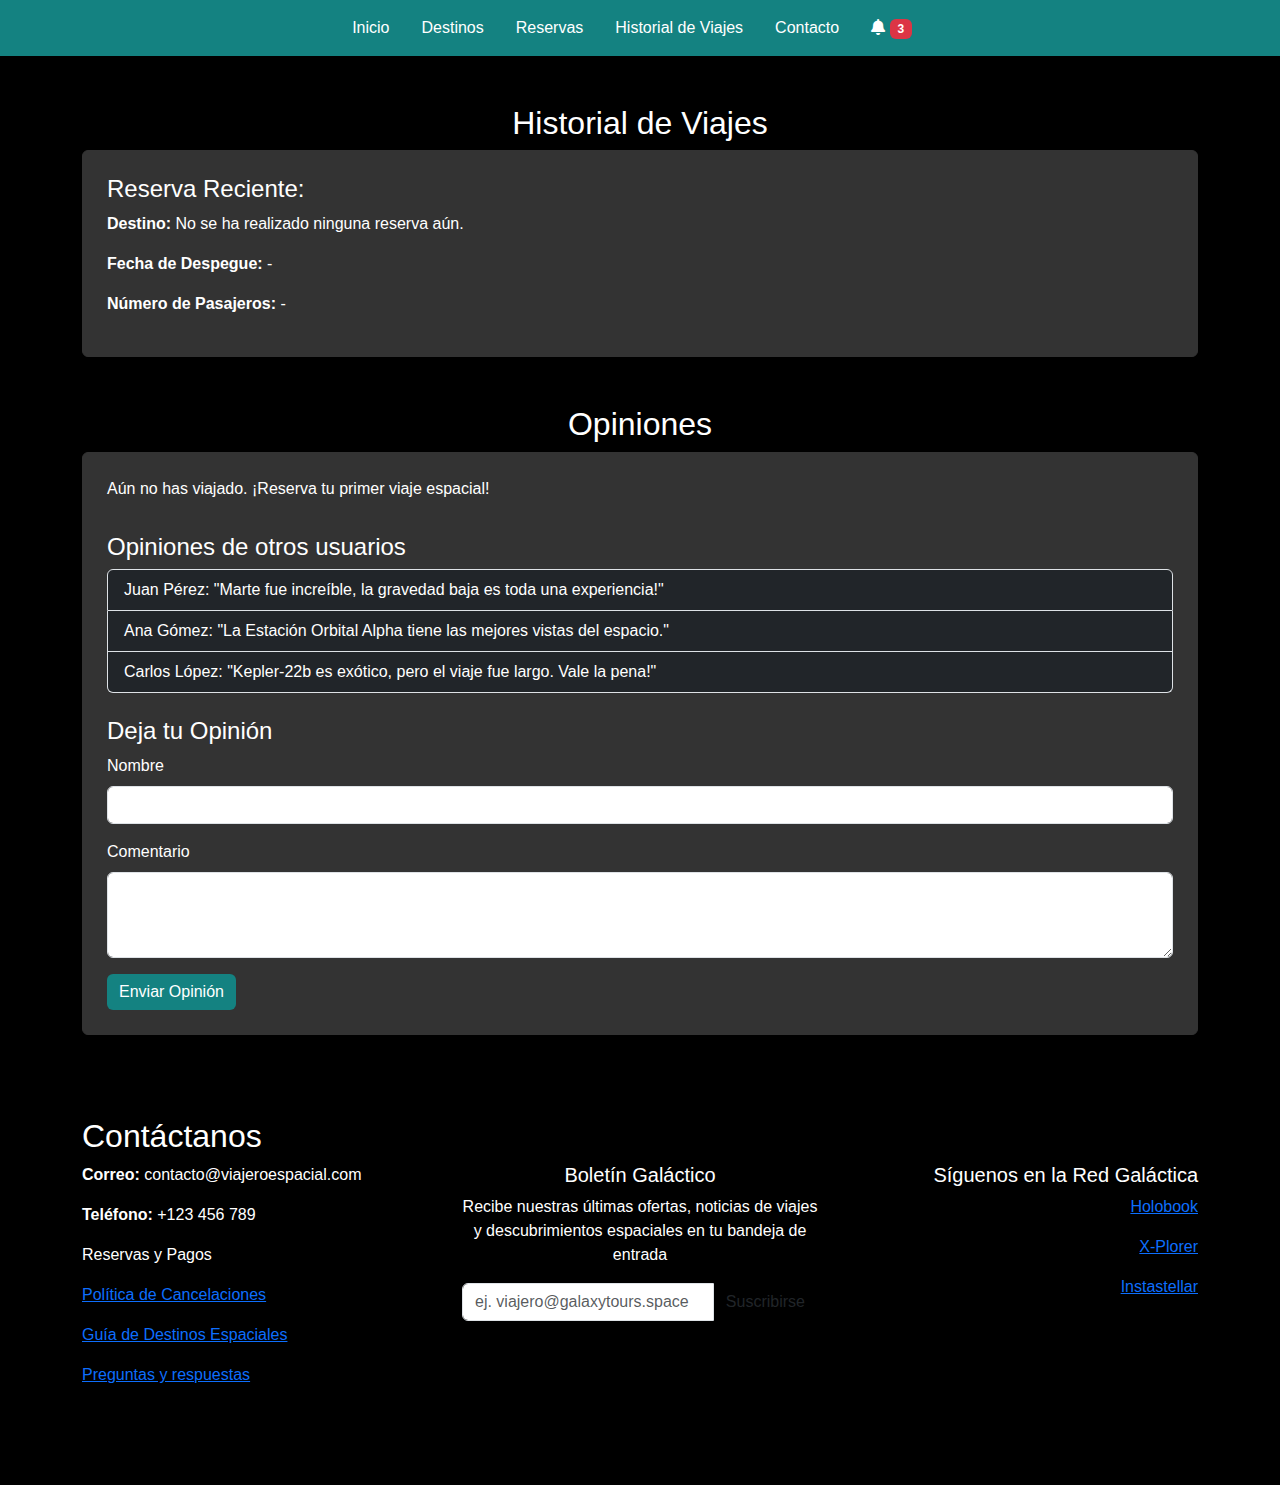
<file: historial.html>
<!DOCTYPE html>
<html lang="es">

<head>
    <meta charset="UTF-8">
    <meta name="viewport" content="width=device-width, initial-scale=1">
    <title>Inicio - Agencia de Viajes Espaciales</title>
    <link href="https://cdnjs.cloudflare.com/ajax/libs/font-awesome/5.15.4/css/all.min.css" rel="stylesheet">
    <link rel="icon" type="image/png" href="images/Logo.png">
    <link rel="stylesheet" href="bootstrap/css/bootstrap.min.css">

    <style>
        body {
            background-color: #000000;
            font-family: Arial, sans-serif;
            color: #ffffff;
            width: 100%;
            height: 100%;
            margin: 0;
            padding: 0;
        }

        .navbar {
            background-color: #333;
        }

        .card {
            background-color: #333;
            color: white;
            border: 1px solid #333;
        }

        .btn-primary {
            background-color: #148281;
            border: none;
        }

        .navbar-nav .nav-item {
            margin-right: 1rem;
            /* Espaciado entre los elementos del menú */
        }

        .navbar {
            background-color: #148281 !important;
        }

        .navbar a.nav-link {
            color: white !important;
            transition: color 0.2s ease-in-out;
        }

        .navbar a.nav-link:hover {
            color: #148281 !important;
            /* Puedes cambiar "lightblue" por otro tono de azul si lo prefieres */
        }
    </style>
</head>

<body>


    <div>
        <nav class="navbar navbar-expand-lg navbar-dark">
            <div class="container-fluid">
                <button class="navbar-toggler" type="button" data-bs-toggle="collapse" data-bs-target="#navbarNav">
                    <span class="navbar-toggler-icon"></span>
                </button>
                <div class="collapse navbar-collapse" id="navbarNav">
                    <ul class="navbar-nav mx-auto">
                        <li class="nav-item"><a class="nav-link" href="panel.html" href="#ContenedorNoticiasOfertas">Inicio</a></li>
                        <li class="nav-item"><a class="nav-link" href="panel.html">Destinos</a></li>
                        <li class="nav-item"><a class="nav-link" href="reservas.html">Reservas</a></li>
                        <li class="nav-item"><a class="nav-link" href="historial.html">Historial de Viajes</a></li>
                        <li class="nav-item"><a class="nav-link" href="#contacto1">Contacto</a></li>
                        <li class="nav-item">
                            <a class="nav-link" href="#" id="notificationIcon" role="button" data-bs-toggle="popover"
                                data-bs-trigger="click" data-bs-placement="bottom"
                                data-bs-content="<ul><li>¡Nuevas ofertas de vuelos interplanetarios!</li><li>¡Recuerda! Las plazas están limitadas.</li><li>Exploración en Marte: Nuevos descubrimientos.</li></ul>"
                                data-bs-html="true">
                                <i class="fas fa-bell"></i>
                                <span class="badge bg-danger">3</span>
                            </a>
                        </li>
                    </ul>
                </div>
            </div>
    </div>

    <!-- Página de Historial de Viajes -->
    <section id="historial" class="container mt-5">
        <h2 class="text-center">Historial de Viajes</h2>
        <div class="card p-4">
            <h4>Reserva Reciente:</h4>
            <p><strong>Destino:</strong> <span id="destinoReserva"></span></p>
            <p><strong>Fecha de Despegue:</strong> <span id="fechaReserva"></span></p>
            <p><strong>Número de Pasajeros:</strong> <span id="pasajerosReserva"></span></p>
        </div>
    </section>

    <section id="historial" class="container mt-5">
        <h2 class="text-center">Opiniones</h2>
        <div class="card p-4">
            <p>Aún no has viajado. ¡Reserva tu primer viaje espacial!</p>
            <div class="mt-3">
                <h4>Opiniones de otros usuarios</h4>
                <ul id="opiniones-lista" class="list-group">
                    <li class="list-group-item bg-dark text-white">Juan Pérez: "Marte fue increíble, la gravedad baja es
                        toda una experiencia!"</li>
                    <li class="list-group-item bg-dark text-white">Ana Gómez: "La Estación Orbital Alpha tiene las
                        mejores vistas del espacio."</li>
                    <li class="list-group-item bg-dark text-white">Carlos López: "Kepler-22b es exótico, pero el viaje
                        fue largo. Vale la pena!"</li>
                </ul>
            </div>
            <div class="mt-4">
                <h4>Deja tu Opinión</h4>
                <form id="form-opinion">
                    <div class="mb-3">
                        <label class="form-label">Nombre</label>
                        <input type="text" id="nombre" class="form-control" required>
                    </div>
                    <div class="mb-3">
                        <label class="form-label">Comentario</label>
                        <textarea id="comentario" class="form-control" rows="3" required></textarea>
                    </div>
                    <button type="submit" class="btn btn-primary">Enviar Opinión</button>
                </form>
            </div>
        </div>
    </section>
    <div id="contacto1" class="d-flex justify-content-center align-items-center"
            style="min-height: 50vh; background-color: #000000;">
            <div class="container section-padding">
                <h2 class="titulo-contacto">Contáctanos</h2>

                <div class="row">
                    <!-- Información de contacto en la izquierda -->
                    <div class="col-md-4 contact-info">
                        <p><strong>Correo:</strong> contacto@viajeroespacial.com</p>
                        <p><strong>Teléfono:</strong> +123 456 789</p>
                        <p><span class="highlight">Reservas y Pagos</span></p>
                        <p><a href="#" class="red-text">Política de Cancelaciones</a></p>
                        <p><a href="#" class="red-text">Guía de Destinos Espaciales</a></p>
                        <p><a hre2f="#" class="red-text">Preguntas y respuestas</a></p>
                    </div>

                    <!-- Boletín Galáctico en el centro -->
                    <div class="col-md-4 newsletter text-center">
                        <h5 class="footer-title">Boletín Galáctico</h5>
                        <p>Recibe nuestras últimas ofertas, noticias de viajes y descubrimientos espaciales en tu
                            bandeja de
                            entrada</p>
                        <div class="input-group mb-3">
                            <input type="email" class="form-control" placeholder="ej. viajero@galaxytours.space">
                            <button class="btn" type="button">Suscribirse</button>
                        </div>
                    </div>

                    <!-- Redes sociales en la derecha -->
                    <div class="col-md-4 social-links text-md-end text-center">
                        <h5 class="footer-title">Síguenos en la Red Galáctica</h5>
                        <p><a href="#" class="red-text">Holobook</a></p>
                        <p><a href="#" class="red-text">X-Plorer</a></p>
                        <p><a href="#" class="red-text">Instastellar</a></p>
                    </div>
                </div>
            </div>
        </div>

    <script src="bootstrap/js/bootstrap.bundle.min.js"></script>
    <script>
        document.getElementById('form-opinion').addEventListener('submit', function (event) {
            event.preventDefault();

            let nombre = document.getElementById('nombre').value;
            let comentario = document.getElementById('comentario').value;

            if (nombre && comentario) {
                let nuevaOpinion = document.createElement('li');
                nuevaOpinion.classList.add('list-group-item', 'bg-dark', 'text-white');
                nuevaOpinion.textContent = `${nombre}: "${comentario}"`;

                document.getElementById('opiniones-lista').appendChild(nuevaOpinion);

                document.getElementById('form-opinion').reset();
            }
        });
        document.addEventListener('DOMContentLoaded', function() {
        // Obtener los datos de localStorage
        const destino = localStorage.getItem("reservaDestino");
        const fecha = localStorage.getItem("reservaFecha");
        const pasajeros = localStorage.getItem("reservaPasajeros");

        // Si existen datos, mostrar la reserva
        if (destino && fecha && pasajeros) {
            document.getElementById("destinoReserva").textContent = destino;
            document.getElementById("fechaReserva").textContent = fecha;
            document.getElementById("pasajerosReserva").textContent = pasajeros;
        } else {
            // Si no hay reserva, mostrar mensaje de "No se ha realizado ninguna reserva"
            document.getElementById("destinoReserva").textContent = "No se ha realizado ninguna reserva aún.";
            document.getElementById("fechaReserva").textContent = "-";
            document.getElementById("pasajerosReserva").textContent = "-";
        }
    });
    </script>
</body>

</html>
</file>
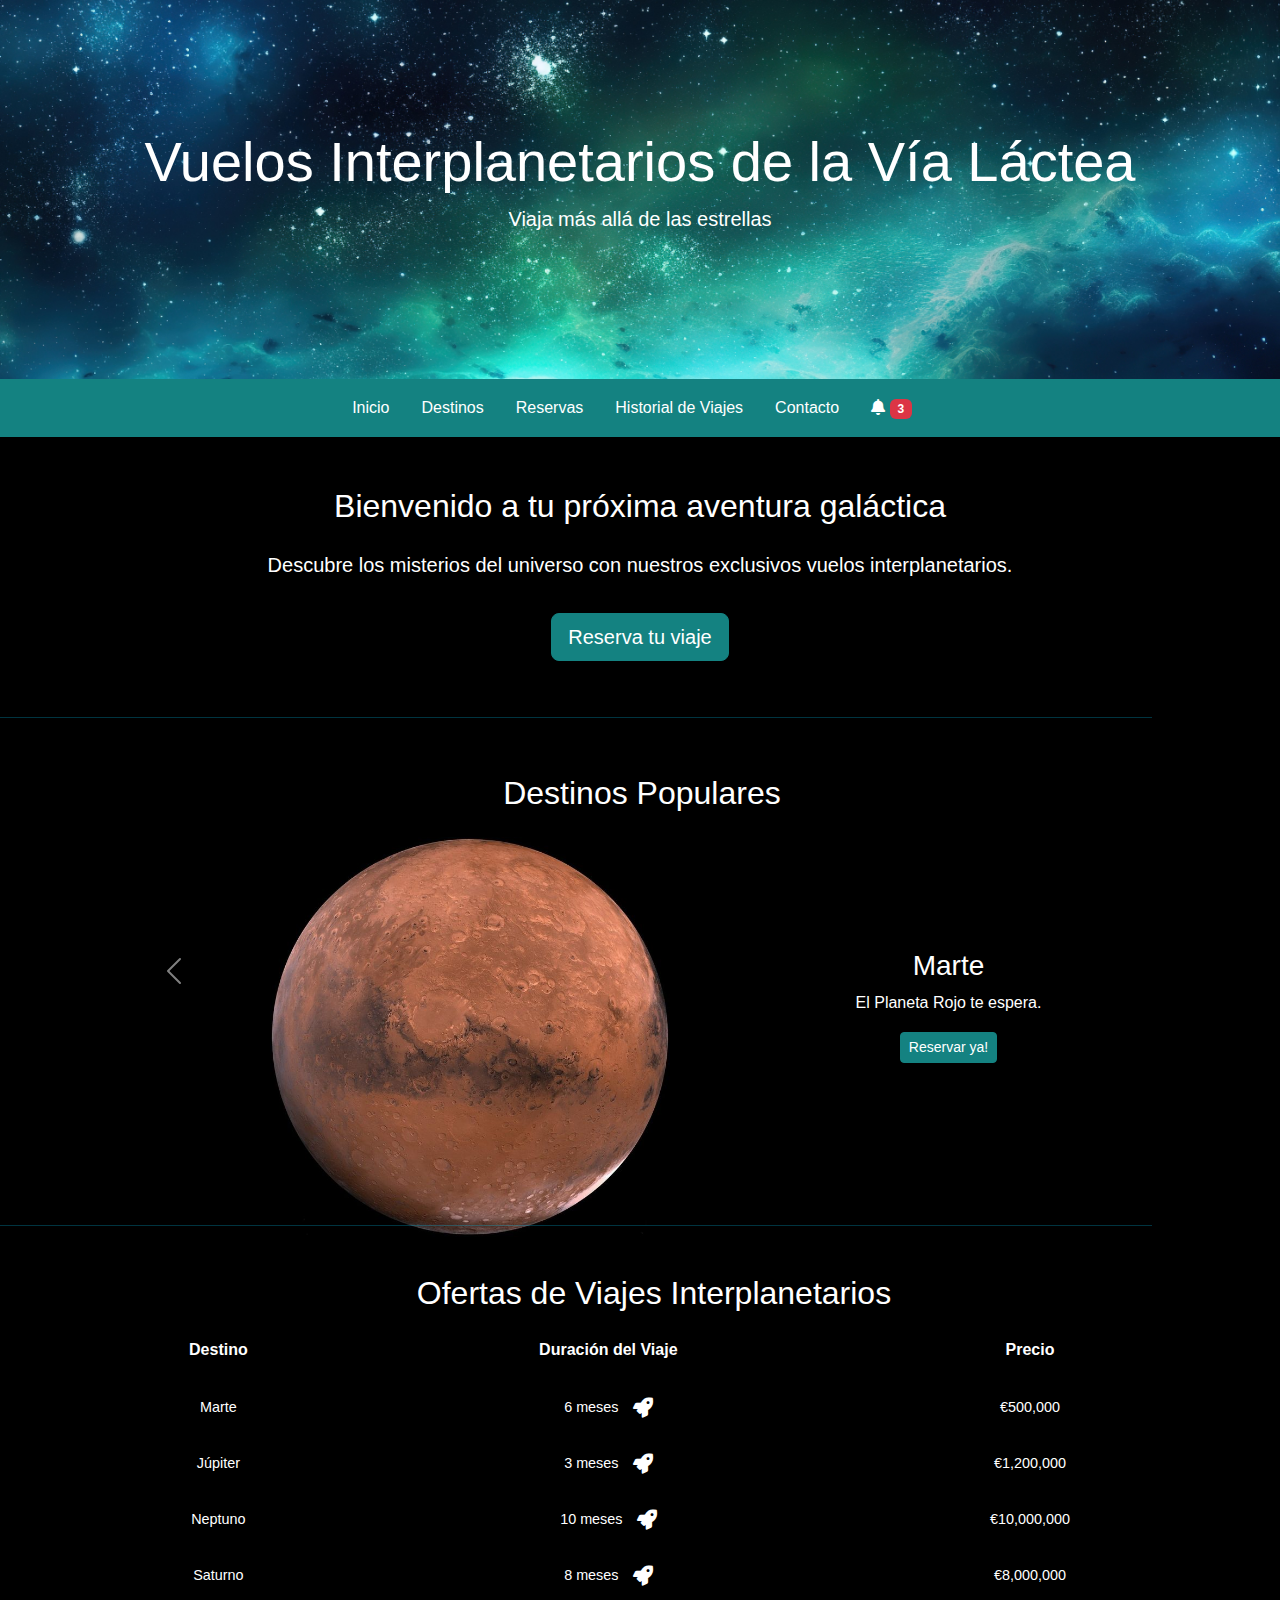
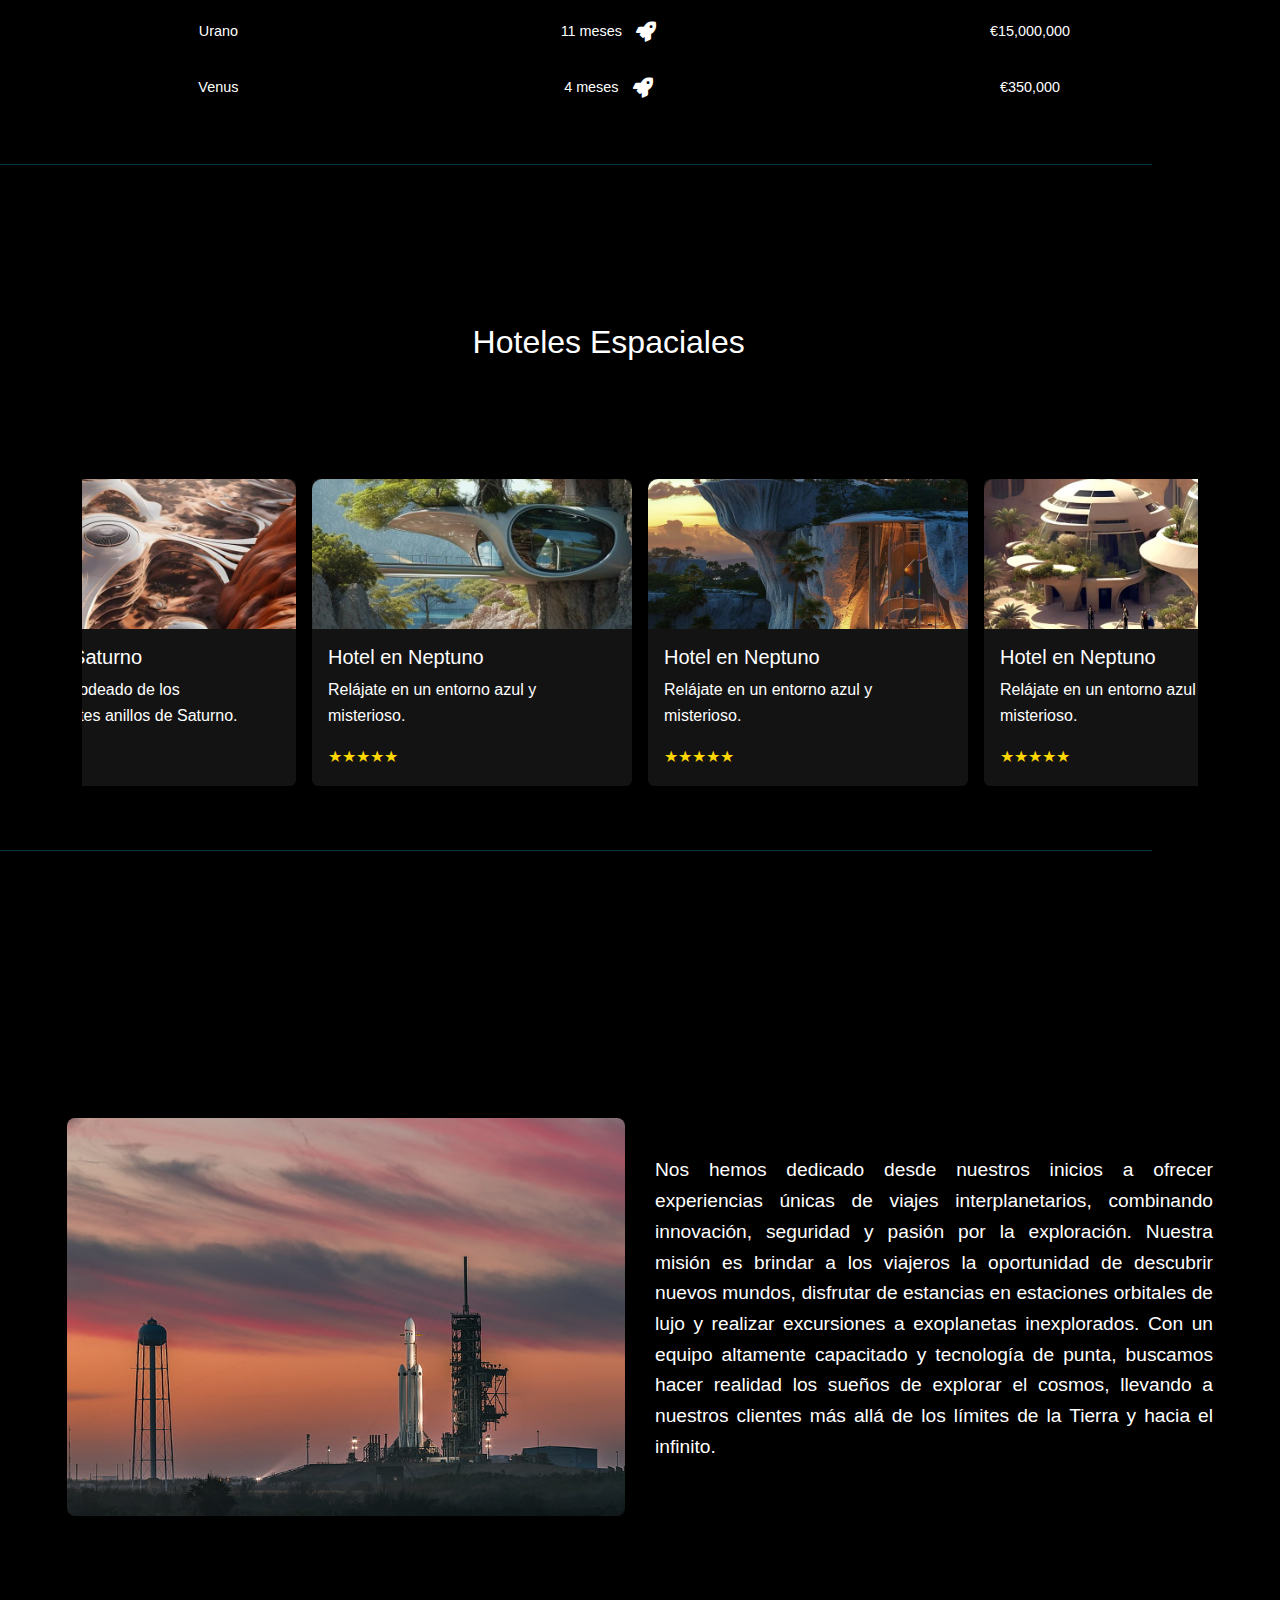
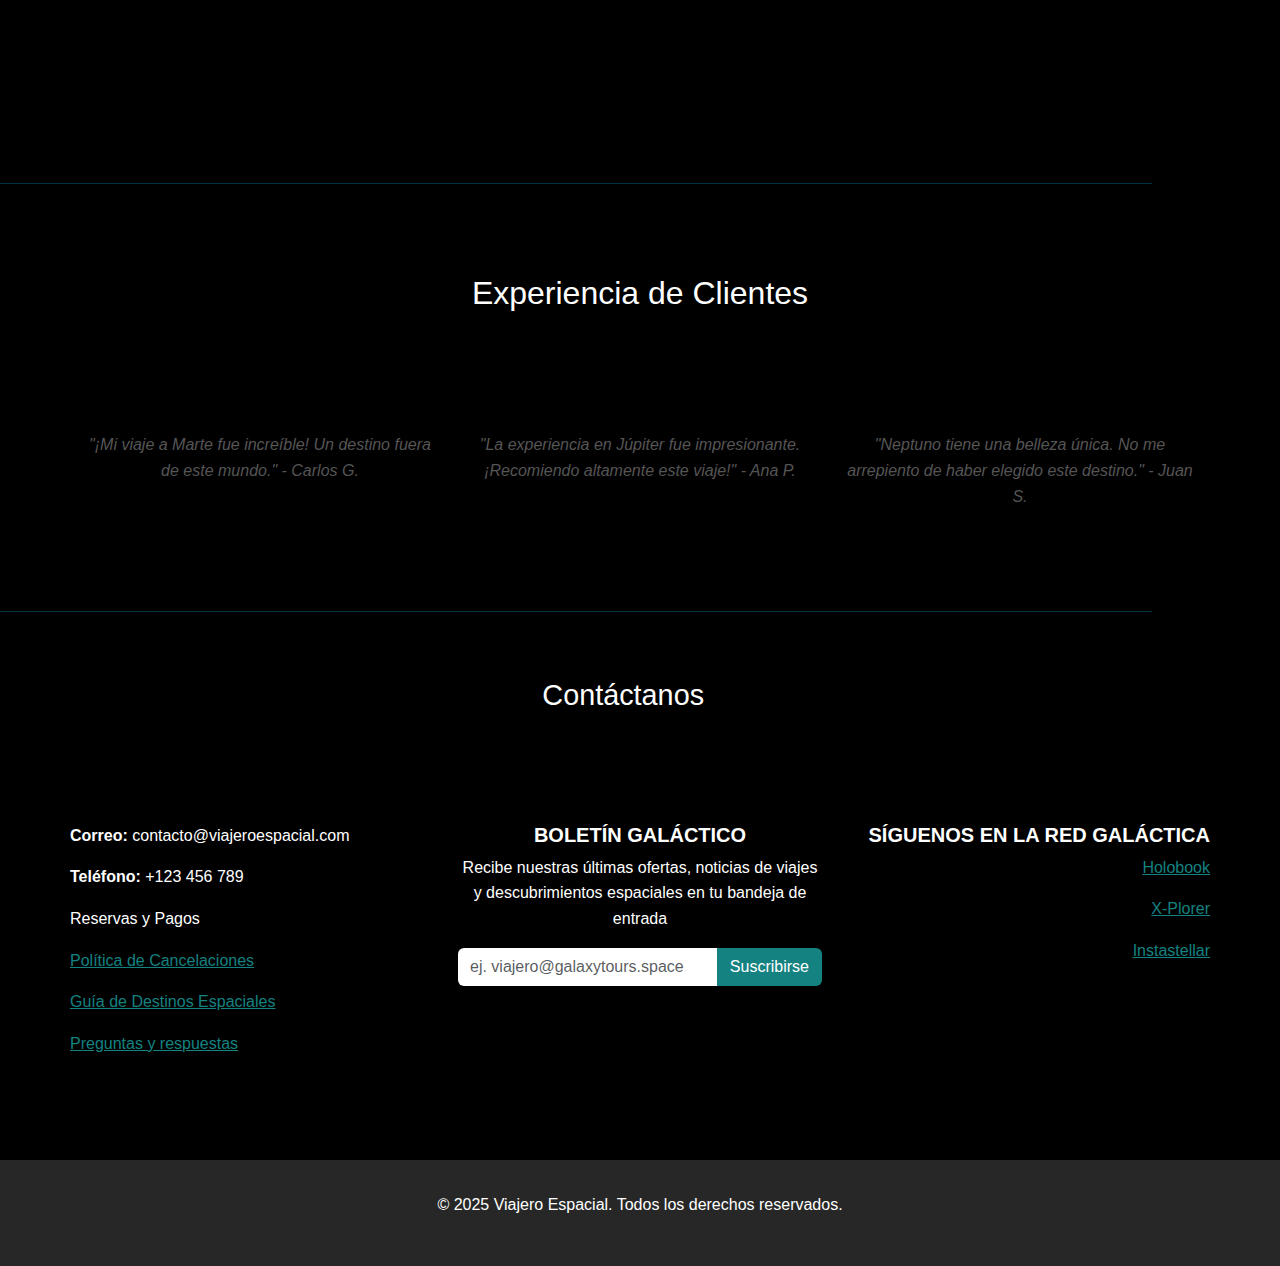
<file: panel.html>
<!DOCTYPE html>
<html lang="es">
<head>
    <meta charset="UTF-8">
    <meta name="viewport" content="width=device-width, initial-scale=1">
    <title>Inicio - Agencia de Viajes Espaciales</title>
    <link href="https://cdnjs.cloudflare.com/ajax/libs/font-awesome/5.15.4/css/all.min.css" rel="stylesheet">
    <link rel="icon" type="image/png" href="images/Logo.png">
    <link rel="stylesheet" href="bootstrap/css/bootstrap.min.css">

    <style>
body {
    background-color: #000000;
    color: white;
    font-family: 'Arial', sans-serif; /* Tipografía equilibrada */
    line-height: 1.6; /* Mejora la legibilidad */
}

header {
    position: relative;
    z-index: 1;
    text-align: center;
    color: white;
}
/* Contenedor de vuelos inicio */
.custom-header {
    position: relative;
    width: 100%;
    background-image: url('images/Fondoo.jpg');
    background-size: cover;
    background-position: center;
    background-repeat: no-repeat;
    color: white;
    text-align: center;
    padding: 8rem 0; /* Ajuste del espaciado */
}

#destinosCarousel .carousel-item img {
    max-width: 400px;
    height: 400px;
    object-fit: cover;
    border-radius: 10px;
    display: block;
}

#destinosCarousel {
    background-color: rgb(0, 0, 0);
    padding: 0;
    border-radius: 10px;
    height: 300px;
    width: 1390px;
    margin-bottom: 3rem; /* Espacio debajo del carrusel */
}

.carousel-item img {
    object-fit: cover;
    height: 200px;
    width: 59px;
    border-radius: 10px;
    margin: 0px 0px 0px 0px;
}

.section-padding {
    padding: 10rem 0; /* Espaciado ajustado */
}

.navbar-nav .nav-item {
    margin-right: 1rem; /* Espaciado entre los elementos del menú */
}
.navbar {
    background-color: #148281 !important; 
}
.navbar a.nav-link {
    color: white !important;
    transition: color 0.2s ease-in-out;
}

.navbar a.nav-link:hover {
    color: rgb(0, 0, 0) !important; /* Puedes cambiar "lightblue" por otro tono de azul si lo prefieres */
}

.carousel-caption {
    background: rgb(0, 0, 0);
    border-radius: 10px;
    height: 300px;
    width: 500px;
    margin: 0 0 0 420px;
}

.card {
    background-color: #161616d9;
    border: none;
    margin-bottom: 2rem; /* Espacio debajo de cada tarjeta */
}

.card-img-top {
    height: 150px;
    object-fit: cover;
    width: 100%;
    border-top-left-radius: 10px;
    border-top-right-radius: 10px;
}

.card-body {
    color: white;
    padding: 1rem; /* Agregado relleno dentro de las tarjetas */
}

.table {
    background-color: transparent !important;
    border: 1px solid rgba(255, 255, 255, 0.3);
    margin-bottom: 3rem; /* Espacio debajo de la tabla */
}

.table th, .table td {
    background-color: transparent !important;
    color: white;
    border: 1px solid rgb(0, 0, 0);
    padding: 1rem; /* Espaciado entre las celdas */
}

.table th {
    text-align: center;
}

.table img {
    max-width: 80px;
    object-fit: cover;
}

.btn-primary {
    background-color: #148281;
    border-color: #148281;
}

.btn-primary:hover {
    background-color: #148281;
    border-color: #148281;
}

.table-dark {
    background-color: rgba(0, 0, 0, 0.7) !important;
    color: white;
}

.container {
    margin-top: 10px;
}

.rocket-icon {
    margin-left: 10px;
    vertical-align: middle;
    font-size: 20px;
}

.rating {
    color: #FFD700;
}

.testimonials {
    margin-top: 50px;
    text-align: center;
}

.testimonial-item {
    margin-bottom: 30px;
}

.testimonial-item p {
    font-style: italic;
    color: #555;
}

.footer {
    background-color: #272727;
    color: white;
    padding: 2rem;
    text-align: center;
    margin-top: 3rem; /* Espacio antes del pie de página */
}

.presentation-section {
    display: flex;
    align-items: center;
    justify-content: center;
    height: 100vh;
    background-color: #000000;
    padding: rem 10px; /* Espaciado equilibrado */
}

.presentation-text {
    margin-left: 30px;
    font-size: 1.2rem;
    line-height: 1.6;
    color: #ffffff;
    max-width: 600px; /* Limitar el ancho del texto */
    text-align: justify;

}

.presentation-image img {
    max-width: 100%;
    height: auto;
    border-radius: 8px;
}

.d-flex {
    gap: 2rem;
    justify-content: center;
}

.card {
    width: 18rem;
    flex: 0 0 auto;
}

.card-body {
    padding: 1rem;
}
.custom-line {
    border: 0;
    height: 1px; /* Grosor de la línea */
    background-color: #00d0ff; /* Color de la línea */
    width: 90%; /* Ancho de la línea */
}
.titulo-destinos {
    padding: 0px 0px 0px 38%;
}

.titulo-ofertas {
    padding: 0px 0px 0px 30%;
}

.titulo-hoteles {
    padding: 110px 0px 110px 35%;
}

.titulo-clientes {
    padding: 0px 0px 110px 0px;
}

.titulo-contacto {
    padding: 0px 0px 110px 40%;
}

/* Contáctanos */
        /* Título de la sección de contacto */
        .titulo-contacto {
            text-align: center;
            font-size: 1.8rem;
            margin: 0px 17em 0px 0px;
            color: #fff;
        }

        .footer a {
            color: white;
            text-decoration: none;
        }

        .footer a:hover {
            text-decoration: underline;
        }

        .footer-title {
            font-weight: bold;
            text-transform: uppercase;
        }

        .input-group .form-control {
            background-color: #ffffff;
            border: none;
        }

        .input-group .btn {
            background-color: #148281;
            color: white;
        }

        .section-padding {
            padding: 40px 0;
        }

        .contact-info {
            text-align: left;
            color: #ffffff;
        }

        .social-links {
            text-align: right;
            color: #ffffff;
        }

        .newsletter {
            text-align: center;
            color: #ffffff;
        }

        .red-text {
            color: #148281;
        }

        .red-text:hover {
            text-decoration: underline;
        }

        .red-input::placeholder {
            color: #148281;
        }


</style>
</head>
<body>

  
    <!-- Encabezado -->
    <header class="custom-header">
        <h1 class="display-4">Vuelos Interplanetarios de la Vía Láctea</h1>
        <p class="lead">Viaja más allá de las estrellas</p>
    </header>
    
    
   <!-- Barra de navegación -->
   <nav class="navbar navbar-expand-lg navbar-dark">
    <div class="container-fluid">
        <button class="navbar-toggler" type="button" data-bs-toggle="collapse" data-bs-target="#navbarNav">
            <span class="navbar-toggler-icon"></span>
        </button>
        <div class="collapse navbar-collapse" id="navbarNav">
            <ul class="navbar-nav mx-auto">
                <li class="nav-item"><a class="nav-link" href="#home">Inicio</a></li>
                <li class="nav-item"><a class="nav-link" href="#destinos">Destinos</a></li>
                <li class="nav-item"><a class="nav-link" href="reservas.html">Reservas</a></li>
                <li class="nav-item"><a class="nav-link" href="historial.html">Historial de Viajes</a></li>
                <li class="nav-item"><a class="nav-link" href="#contacto1">Contacto</a></li>
                <li class="nav-item">
                    <a class="nav-link" href="#" id="notificationIcon" role="button" data-bs-toggle="popover"
                        data-bs-trigger="click" data-bs-placement="bottom"
                        data-bs-content="<ul><li>¡Nuevas ofertas de vuelos interplanetarios!</li><li>¡Recuerda! Las plazas están limitadas.</li><li>Exploración en Marte: Nuevos descubrimientos.</li></ul>"
                        data-bs-html="true">
                        <i class="fas fa-bell"></i>
                        <span class="badge bg-danger">3</span>
                    </a>
                </li>
            </ul>
        </div>
    </div>
</nav>

    <!-- Sección de Bienvenida -->
    <section id="home" class="text-center section-padding">
        <div class="container">
            <h2 class="mb-4">Bienvenido a tu próxima aventura galáctica</h2>
            <p class="lead">Descubre los misterios del universo con nuestros exclusivos vuelos interplanetarios.</p>
            <a href="reservas.html" class="btn btn-primary btn-lg mt-3">Reserva tu viaje</a>
        </div>
    </section>

    <hr class="custom-line">

    <!-- Sección de Destinos -->
<section id="destinos" class="container section-padding">
    <h2 class="titulo-destinos">Destinos Populares</h2>
    <div id="destinosCarousel" class="carousel slide" data-bs-ride="carousel">
        <div class="carousel-inner">

            <div class="carousel-item active">
                <div class="row justify-content-center align-items-center">
                    <div class="col-md-5 d-flex justify-content-center p-3">
                        <img src="images/Marte.jpg" class="d-block w-100" alt="Marte">
                    </div>
                    <div class="col-md-5 d-flex justify-content-center align-items-center p-3">
                        <div class="carousel-caption p-3 text-center">
                            <h3>Marte</h3>
                            <p>El Planeta Rojo te espera.</p>
                            <a href="reservas.html" class="btn btn-primary btn-sm">Reservar ya!</a>
                        </div>
                    </div>
                </div>
            </div>
            <div class="carousel-item">
                <div class="row justify-content-center align-items-center">
                    <div class="col-md-5 d-flex justify-content-center p-3">
                        <img src="images/Jupiter.jpeg" class="d-block w-100" alt="Júpiter">
                    </div>
                    <div class="col-md-5 d-flex justify-content-center align-items-center p-3">
                        <div class="carousel-caption p-3 text-center">
                            <h3>Júpiter</h3>
                            <p>Explora el gigante gaseoso.</p>
                            <a href="reservas.html" class="btn btn-primary btn-sm">Reservar ya!</a>
                        </div>
                    </div>
                </div>
            </div>
            <div class="carousel-item">
                <div class="row justify-content-center align-items-center">
                    <div class="col-md-5 d-flex justify-content-center p-3">
                        <img src="images/saturno.jpg" class="d-block w-100" alt="Júpiter">
                    </div>
                    <div class="col-md-5 d-flex justify-content-center align-items-center p-3">
                        <div class="carousel-caption p-3 text-center">
                            <h3>Saturno</h3>
                            <p>Explora el gigante gaseoso.</p>
                            <a href="reservas.html" class="btn btn-primary btn-sm">Reservar ya!</a>
                        </div>
                    </div>
                </div>
            </div>
            <div class="carousel-item">
                <div class="row justify-content-center align-items-center">
                    <div class="col-md-5 d-flex justify-content-center p-3">
                        <img src="images/Neptuno.jpg" class="d-block w-100" alt="Júpiter">
                    </div>
                    <div class="col-md-5 d-flex justify-content-center align-items-center p-3">
                        <div class="carousel-caption p-3 text-center">
                            <h3>Neptuno</h3>
                            <p>Explora el gigante gaseoso.</p>
                            <a href="reservas.html" class="btn btn-primary btn-sm">Reservar ya!</a>
                        </div>
                    </div>
                </div>
            </div>
        </div>
        <button class="carousel-control-prev" type="button" data-bs-target="#destinosCarousel" data-bs-slide="prev">
            <span class="carousel-control-prev-icon"></span>
        </button>
        <button class="carousel-control-next" type="button" data-bs-target="#destinosCarousel" data-bs-slide="next">
            <span class="carousel-control-next-icon"></span>
        </button>
    </div>
</section>

<hr class="custom-line">

<!-- Tabla de Viajes -->
<section class="container my-5">
    <h2 class="titulo-ofertas">Ofertas de Viajes Interplanetarios</h2>
    <table class="table table-bordered table-striped">
        <thead class="table-dark">
            <tr>
                <th class="text-center"><strong>Destino</strong></th>
                <th class="text-center"><strong>Duración del Viaje</strong></th>
                <th class="text-center"><strong>Precio</strong></th>
            </tr>
        </thead>
        <tbody>
           <!-- Fila para Marte -->
            <tr>
                <td class="text-center" style="font-size: 0.9rem; font-weight: normal;">
                    Marte
                </td>
                <td class="text-center" style="font-size: 0.9rem; font-weight: normal;">
                    6 meses
                    <i class="fas fa-rocket rocket-icon"></i>
                </td>
                <td class="text-center" style="font-size: 0.9rem; font-weight: normal;">€500,000</td>
            </tr>

            <!-- Fila para Júpiter -->
            <tr>
                <td class="text-center" style="font-size: 0.9rem; font-weight: normal;">
                    Júpiter
                </td>
                <td class="text-center" style="font-size: 0.9rem; font-weight: normal;">
                    3 meses
                    <i class="fas fa-rocket rocket-icon"></i>
                </td>
                <td class="text-center" style="font-size: 0.9rem; font-weight: normal;">€1,200,000</td>
            </tr>

            <!-- Fila para Neptuno -->
            <tr>
                <td class="text-center" style="font-size: 0.9rem; font-weight: normal;">
                    Neptuno
                </td>
                <td class="text-center" style="font-size: 0.9rem; font-weight: normal;">
                    10 meses
                    <i class="fas fa-rocket rocket-icon"></i>
                </td>
                <td class="text-center" style="font-size: 0.9rem; font-weight: normal;">€10,000,000</td>
            </tr>

            <!-- Fila para Saturno -->
            <tr>
                <td class="text-center" style="font-size: 0.9rem; font-weight: normal;">
                    Saturno
                </td>
                <td class="text-center" style="font-size: 0.9rem; font-weight: normal;">
                    8 meses
                    <i class="fas fa-rocket rocket-icon"></i>
                </td>
                <td class="text-center" style="font-size: 0.9rem; font-weight: normal;">€8,000,000</td>
            </tr>

            <!-- Fila para Urano -->
            <tr>
                <td class="text-center" style="font-size: 0.9rem; font-weight: normal;">
                    Urano
                </td>
                <td class="text-center" style="font-size: 0.9rem; font-weight: normal;">
                    11 meses
                    <i class="fas fa-rocket rocket-icon"></i>
                </td>
                <td class="text-center" style="font-size: 0.9rem; font-weight: normal;">€15,000,000</td>
            </tr>

            <!-- Fila para Venus -->
            <tr>
                <td class="text-center" style="font-size: 0.9rem; font-weight: normal;">
                    Venus
                </td>
                <td class="text-center" style="font-size: 0.9rem; font-weight: normal;">
                    4 meses
                    <i class="fas fa-rocket rocket-icon"></i>
                </td>
                <td class="text-center" style="font-size: 0.9rem; font-weight: normal;">€350,000</td>
            </tr>

        </tbody>
    </table>
</section>

<hr class="custom-line">

<!-- Hoteles -->
<div class="container mt-5">
    <h2 class="titulo-hoteles">Hoteles Espaciales</h2>
    <div class="overflow-hidden">
        <div class="d-flex gap-3 overflow-x-auto pb-3" style="scroll-snap-type: x mandatory;">
            
            <!-- Hotel 1 -->
            <div class="card" style="width: 20rem; flex: 0 0 auto; scroll-snap-align: start;">
                <img src="images/Hotel1.jpg" class="card-img-top" style="height: 150px; object-fit: cover;" alt="Hotel 1">
                <div class="card-body">
                    <h5 class="card-title">Hotel en Marte</h5>
                    <p class="card-text">Disfruta de una experiencia única en el Planeta Rojo.</p>
                    <div class="rating">
                        &#9733;&#9733;&#9733;&#9733;&#9734; <!-- 4 estrellas -->
                    </div>
                </div>
            </div>

            <!-- Hotel 2 -->
            <div class="card" style="width: 20rem; flex: 0 0 auto; scroll-snap-align: start;">
                <img src="images/Hotel2.jpg" class="card-img-top" style="height: 150px; object-fit: cover;" alt="Hotel 2">
                <div class="card-body">
                    <h5 class="card-title">Hotel en Júpiter</h5>
                    <p class="card-text">Vistas inigualables de la Gran Mancha Roja.</p>
                    <div class="rating">
                        &#9733;&#9733;&#9733;&#9733;&#9733; <!-- 5 estrellas -->
                    </div>
                </div>
            </div>

            <!-- Hotel 3 -->
            <div class="card" style="width: 20rem; flex: 0 0 auto; scroll-snap-align: start;">
                <img src="images/Hotel3.jpg" class="card-img-top" style="height: 150px; object-fit: cover;" alt="Hotel 3">
                <div class="card-body">
                    <h5 class="card-title">Hotel en Saturno</h5>
                    <p class="card-text">Hospédate rodeado de los impresionantes anillos de Saturno.</p>
                    <div class="rating">
                        &#9733;&#9733;&#9733;&#9734;&#9734; <!-- 3 estrellas -->
                    </div>
                </div>
            </div>

            <!-- Hotel 4 -->
            <div class="card" style="width: 20rem; flex: 0 0 auto; scroll-snap-align: start;">
                <img src="images/Hotel4.jpg" class="card-img-top" style="height: 150px; object-fit: cover;" alt="Hotel 4">
                <div class="card-body">
                    <h5 class="card-title">Hotel en Neptuno</h5>
                    <p class="card-text">Relájate en un entorno azul y misterioso.</p>
                    <div class="rating">
                        &#9733;&#9733;&#9733;&#9733;&#9733; <!-- 5 estrellas -->
                    </div>
                </div>
            </div>
             <!-- Hotel 5 -->
             <div class="card" style="width: 20rem; flex: 0 0 auto; scroll-snap-align: start;">
                <img src="images/Hotel5.jpg" class="card-img-top" style="height: 150px; object-fit: cover;" alt="Hotel 4">
                <div class="card-body">
                    <h5 class="card-title">Hotel en Neptuno</h5>
                    <p class="card-text">Relájate en un entorno azul y misterioso.</p>
                    <div class="rating">
                        &#9733;&#9733;&#9733;&#9733;&#9733; <!-- 5 estrellas -->
                    </div>
                </div>
            </div>
             <!-- Hotel 6 -->
             <div class="card" style="width: 20rem; flex: 0 0 auto; scroll-snap-align: start;">
                <img src="images/Hotel6.jpg" class="card-img-top" style="height: 150px; object-fit: cover;" alt="Hotel 4">
                <div class="card-body">
                    <h5 class="card-title">Hotel en Neptuno</h5>
                    <p class="card-text">Relájate en un entorno azul y misterioso.</p>
                    <div class="rating">
                        &#9733;&#9733;&#9733;&#9733;&#9733; <!-- 5 estrellas -->
                    </div>
                </div>
            </div>
             <!-- Hotel 7 -->
             <div class="card" style="width: 20rem; flex: 0 0 auto; scroll-snap-align: start;">
                <img src="images/Hotel7.jpg" class="card-img-top" style="height: 150px; object-fit: cover;" alt="Hotel 4">
                <div class="card-body">
                    <h5 class="card-title">Hotel en Neptuno</h5>
                    <p class="card-text">Relájate en un entorno azul y misterioso.</p>
                    <div class="rating">
                        &#9733;&#9733;&#9733;&#9733;&#9733; <!-- 5 estrellas -->
                    </div>
                </div>
            </div>
             <!-- Hotel  8 -->
             <div class="card" style="width: 20rem; flex: 0 0 auto; scroll-snap-align: start;">
                <img src="images/Hotel8.jpg" class="card-img-top" style="height: 150px; object-fit: cover;" alt="Hotel 4">
                <div class="card-body">
                    <h5 class="card-title">Hotel en Neptuno</h5>
                    <p class="card-text">Relájate en un entorno azul y misterioso.</p>
                    <div class="rating">
                        &#9733;&#9733;&#9733;&#9733;&#9733; <!-- 5 estrellas -->
                    </div>
                </div>
            </div>

        </div>
    </div>
</div>

<hr class="custom-line">

<div class="container presentation-section">
    <!-- Imagen -->
    <div class="col-md-6 presentation-image">
        <img src="images/Inicio.jpg" alt="Imagen de Viaje Interplanetario">
    </div>

    <!-- Texto -->
    <div class="col-md-6 presentation-text">
        <p>Nos hemos dedicado desde nuestros inicios a ofrecer experiencias únicas de viajes interplanetarios, combinando innovación, seguridad y pasión por la exploración. Nuestra misión es brindar a los viajeros la oportunidad de descubrir nuevos mundos, disfrutar de estancias en estaciones orbitales de lujo y realizar excursiones a exoplanetas inexplorados. Con un equipo altamente capacitado y tecnología de punta, buscamos hacer realidad los sueños de explorar el cosmos, llevando a nuestros clientes más allá de los límites de la Tierra y hacia el infinito.</p>
    </div>
</div>

<hr class="custom-line">

<!-- Experiencia de Clientes -->
<section class="testimonials section-padding">
    <h2 class="titulo-clientes">Experiencia de Clientes</h2>
    <div class="container">
        <div class="row">
            <div class="col-md-4 testimonial-item">
                <p>"¡Mi viaje a Marte fue increíble! Un destino fuera de este mundo." - Carlos G.</p>
            </div>
            <div class="col-md-4 testimonial-item">
                <p>"La experiencia en Júpiter fue impresionante. ¡Recomiendo altamente este viaje!" - Ana P.</p>
            </div>
            <div class="col-md-4 testimonial-item">
                <p>"Neptuno tiene una belleza única. No me arrepiento de haber elegido este destino." - Juan S.</p>
            </div>
        </div>
    </div>
</section>

<hr class="custom-line">

<div id="contacto1" class="d-flex justify-content-center align-items-center"
            style="min-height: 50vh; background-color: #000000;">
            <div class="container section-padding">
                <h2 class="titulo-contacto">Contáctanos</h2>

                <div class="row">
                    <!-- Información de contacto en la izquierda -->
                    <div class="col-md-4 contact-info">
                        <p><strong>Correo:</strong> contacto@viajeroespacial.com</p>
                        <p><strong>Teléfono:</strong> +123 456 789</p>
                        <p><span class="highlight">Reservas y Pagos</span></p>
                        <p><a href="#" class="red-text">Política de Cancelaciones</a></p>
                        <p><a href="#" class="red-text">Guía de Destinos Espaciales</a></p>
                        <p><a href="#" class="red-text">Preguntas y respuestas</a></p>
                    </div>

                    <!-- Boletín Galáctico en el centro -->
                    <div class="col-md-4 newsletter text-center">
                        <h5 class="footer-title">Boletín Galáctico</h5>
                        <p>Recibe nuestras últimas ofertas, noticias de viajes y descubrimientos espaciales en tu
                            bandeja de
                            entrada</p>
                        <div class="input-group mb-3">
                            <input type="email" class="form-control" placeholder="ej. viajero@galaxytours.space">
                            <button class="btn" type="button">Suscribirse</button>
                        </div>
                    </div>

                    <!-- Redes sociales en la derecha -->
                    <div class="col-md-4 social-links text-md-end text-center">
                        <h5 class="footer-title">Síguenos en la Red Galáctica</h5>
                        <p><a href="#" class="red-text">Holobook</a></p>
                        <p><a href="#" class="red-text">X-Plorer</a></p>
                        <p><a href="#" class="red-text">Instastellar</a></p>
                    </div>
                </div>
            </div>
        </div>



<!-- Pie de página -->
<div class="footer">
    <p>&copy; 2025 Viajero Espacial. Todos los derechos reservados.</p>
</div>

        <script src="bootstrap/js/bootstrap.bundle.min.js"></script>
        <script>
            document.addEventListener('DOMContentLoaded', function () {
                var popoverTriggerList = document.querySelectorAll('[data-bs-toggle="popover"]');
                popoverTriggerList.forEach(function (popoverTriggerEl) {
                    new bootstrap.Popover(popoverTriggerEl);
                });
            });
        </script>
</body>
</html>
</file>
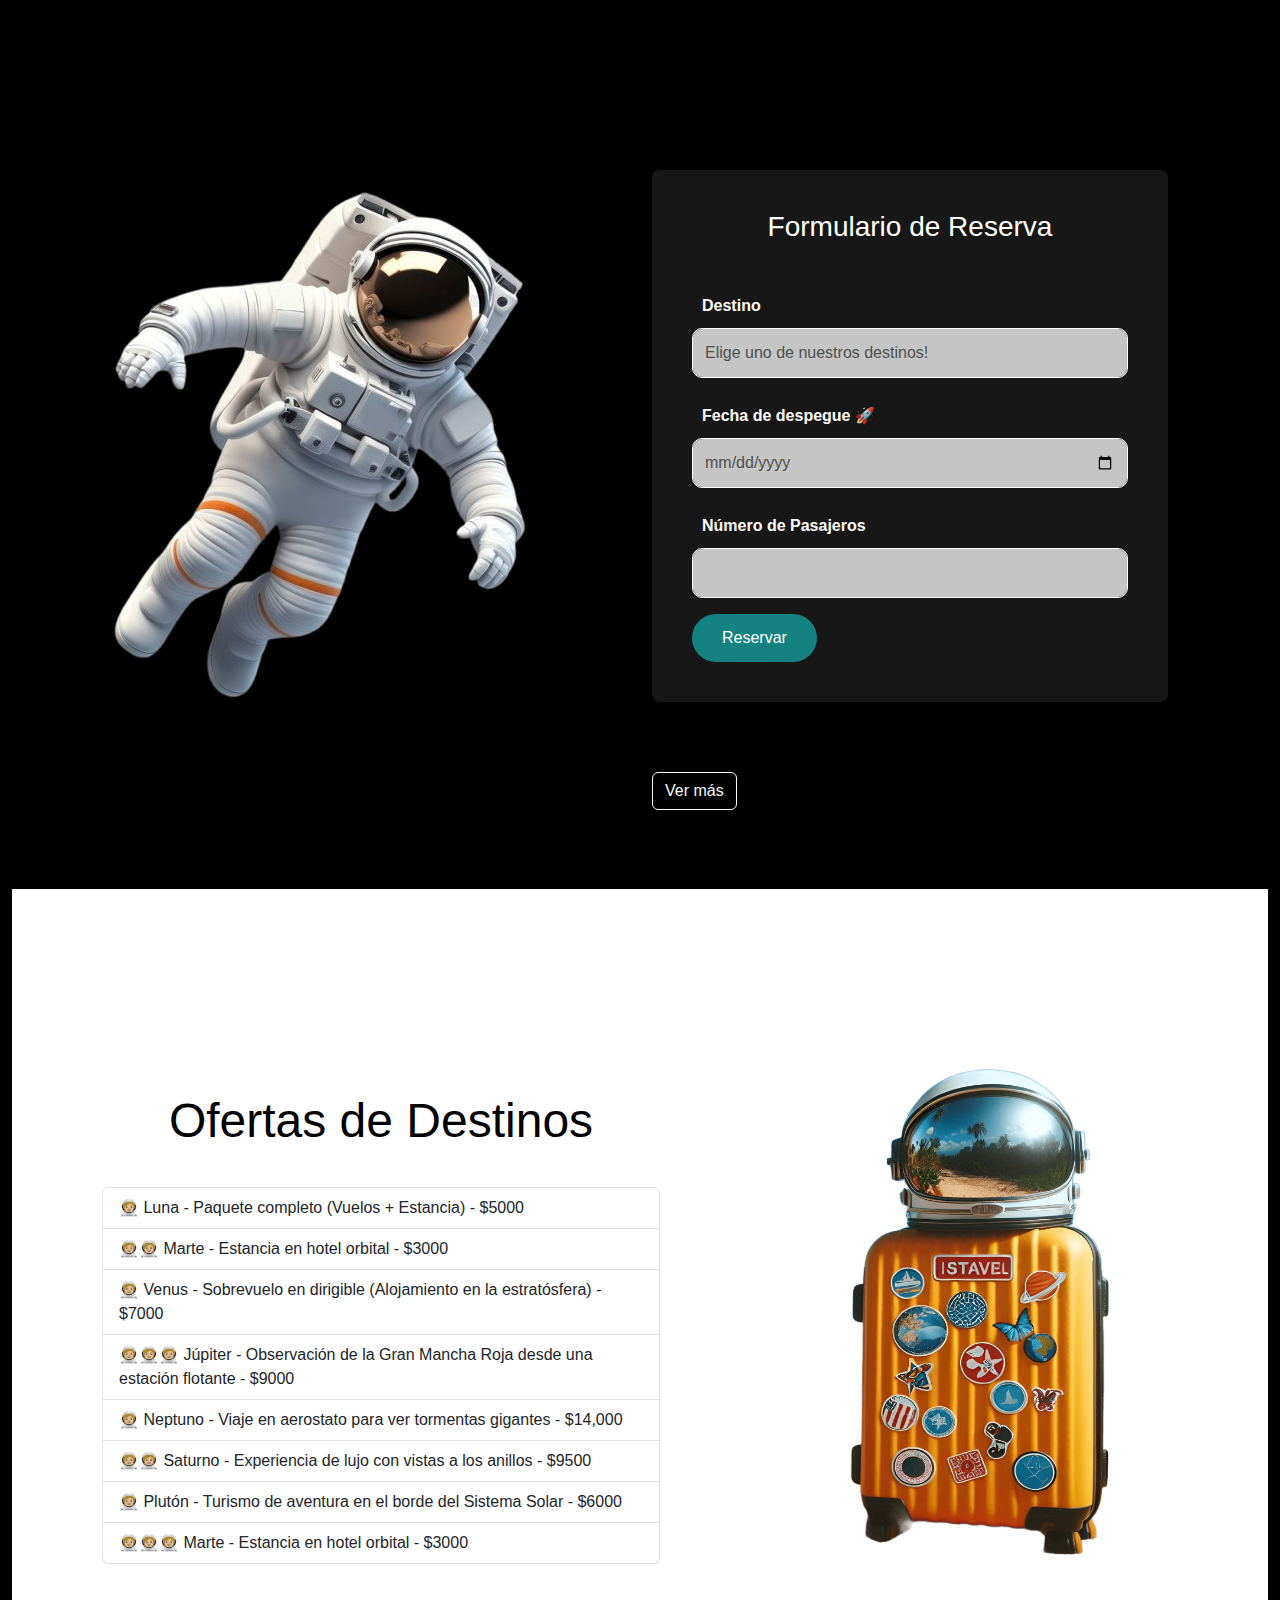
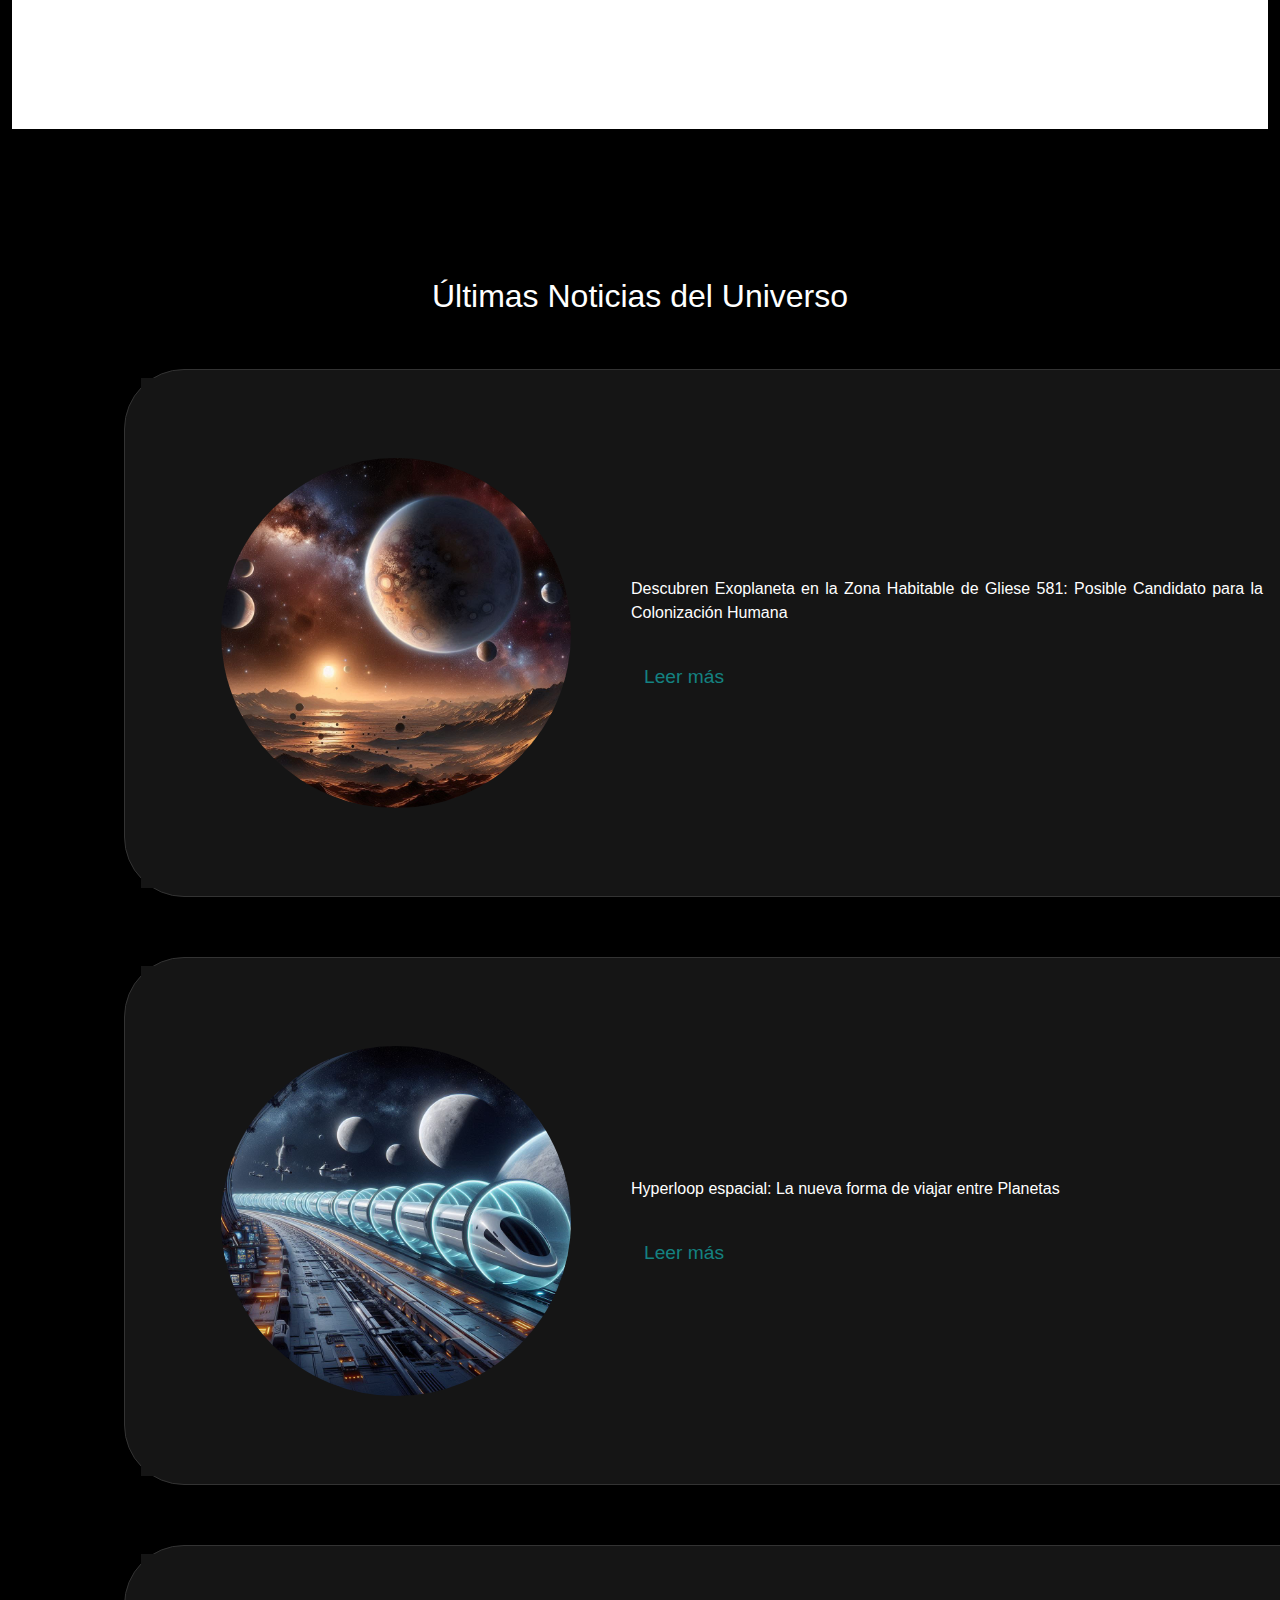
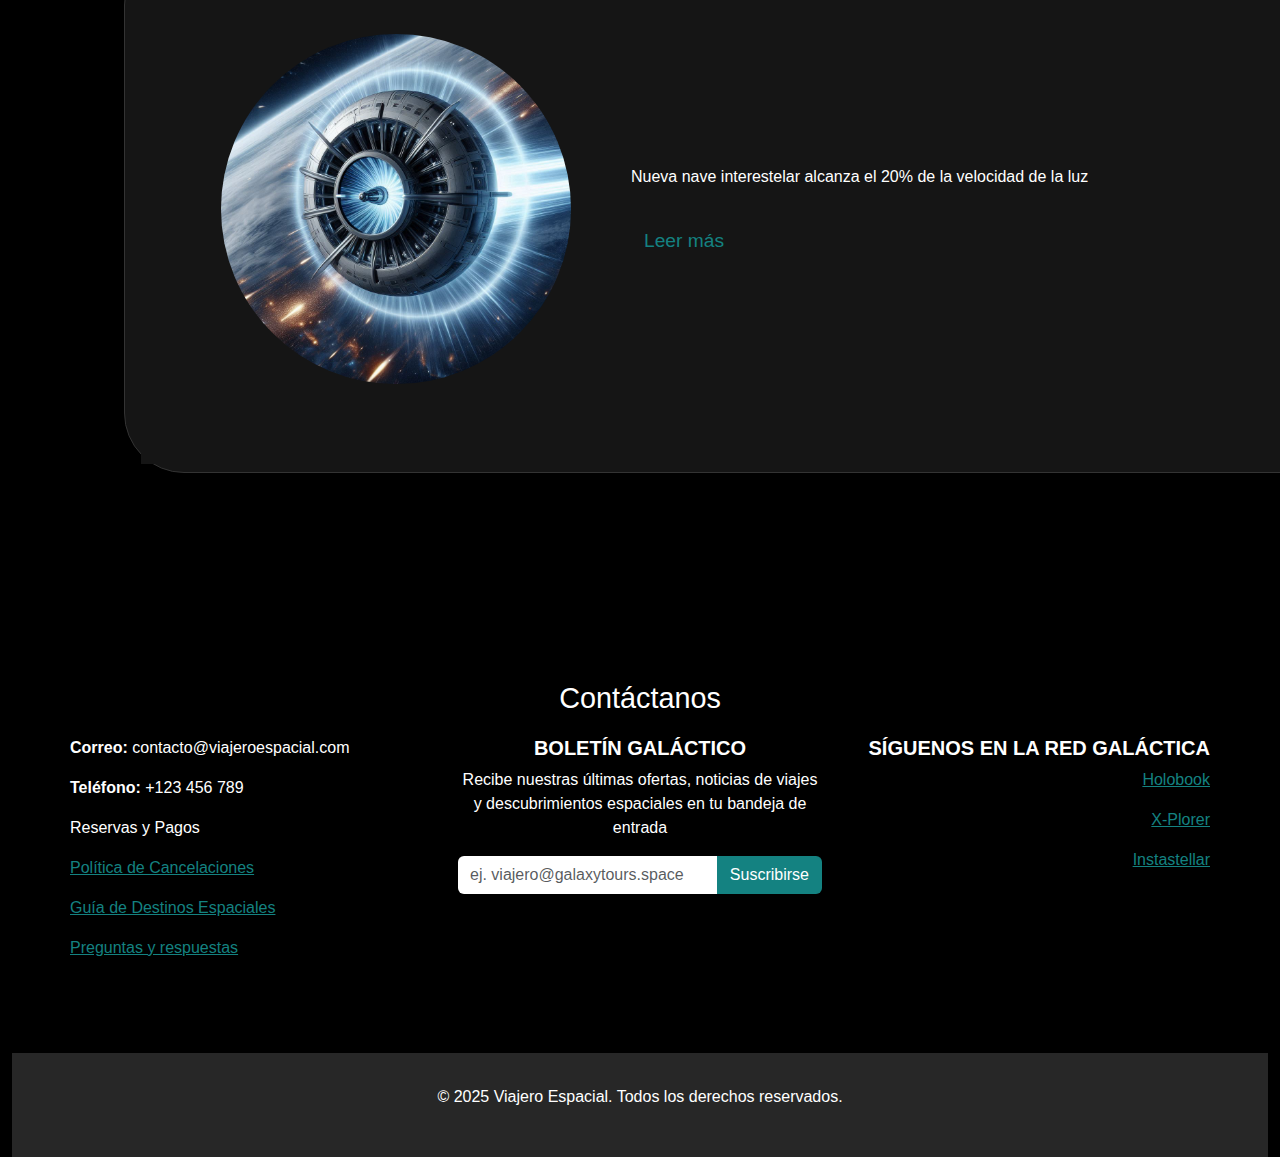
<file: reservas.html>
<!DOCTYPE html>
<html lang="es">

<head>
    <meta charset="UTF-8">
    <meta name="viewport" content="width=device-width, initial-scale=1.0">
    <title>Reservas - Agencia de Viajes Espaciales</title>
    <link href="https://cdnjs.cloudflare.com/ajax/libs/font-awesome/5.15.4/css/all.min.css" rel="stylesheet">
    <link rel="icon" type="image/png" href="images/Logo.png">
    <link rel="stylesheet" href="bootstrap/css/bootstrap.min.css">    <style>
        /* Diseño general */
        body {
            background-color: #000000;
            font-family: Arial, sans-serif;
            color: #ffffff;
            width: 100%;
            height: 100%;
            margin: 0;
            padding: 0;
        }

        /* //////////////////////////////////////////////////////////////////////////////////////////////////////////////////// FORMULARIO */
        /* Contenedor del formulario */
        .form-box {
            background-color: #171717;
            border-radius: 8px;
            padding: 40px;
            margin: 170px 100px 70px 0px;
            color: #fff;
        }

        /* Título dentro del formulario */
        .form-box .main-title {
            text-align: center;
            margin-bottom: 40px;
        }

        /* Subtitulos del formulario */
        .form-box .form-group label {
            font-weight: bold;
            color: #fffcfc;
            padding: 10px;
        }

        /* Fondo para rellenar */
        .form-box .form-control {
            background-color: #c5c5c5;
            border-radius: 10px;
            border: 1px solid #ffffff;
            padding: 12px;
            color: #4f4f4f;
        }

        /* Botón en el formulario */
        .form-box button.btn-primary {
            background-color: #148281;
            padding: 12px 30px;
            font-size: 16px;
            border-radius: 50px;
            border: #148281;
        }

        /* Estilo del botón cuando pasa el ratón (hover) */
        .form-box button.btn-primary:hover {
            background-color: #000000;
        }

        /* Contenedor de la imagen */
        .image-container {
            background-color: #000000;
            border-radius: 8px;
            padding: 0px;
            margin: 170px 0px 170px 0px;
            text-align: center;
        }

        /* Borde de formulario */
        select:focus,
        input:focus {
            border-color: #148281 !important;
            box-shadow: 0 0 9px #148281 !important;
        }

        #confirmModalLabel {
            color: #000;
        }

        #confirmModaFondo {
            background-color: #148281;
        }

        #VerMasMas {
            margin: 0px 20px 0px px;
        }


        /* //////////////////////////////////////////////////////////////////////////////////////////////////////////// OFERTAS */
        /* FONDO DE OFERTAS */
        #ContenedorNoticiasOfertas {
            padding: 0px 20px 0px 90px;
            background: #ffffff;
        }

        .Titulo {
            color: #000;
            text-align: center;
            padding: 30px;
            font-size: 48px;
            /* Tamaño de letra grande */
        }

        /* Imagen */
        #ImagenContainerOfertas {
            background-color: #ffffff;
            border-radius: 8px;
            padding: 0px;
            text-align: center;
        }

        /* CONTENEDOR PEQUEÑO DE OFERTAS Y LAS FILAS */
        .ofertas-container {
            margin: 0;
            padding: 0;
            border-radius: 10px;
            background-color: #ffffff;
            width: 100%;
            height: auto;
            /* Ajusta la altura */
        }

        /* Diseño de las filas de ofertas */
        #filaTotal {
            border-block-color: #148281;
        }

        #fila1,
        #fila2 {
            padding: 5px 15px;
            /* Reduce el padding */
            width: 720px;
            margin: 5px 0px;
            /* Reduce el margen */
            background: #ffffff;
            border: 2px solid #eaeaea;
            border-radius: 50px;
            font-size: 14px;
            /* Ajusta el tamaño de la fuente si es necesario */
        }

        #MaletaOferta {
            width: 300px;
            /* Reduce el tamaño de la imagen */
            height: 500px;
        }

        /* ////////////////////////////////////////////////////////////////////////////////////////////////////// ÚLTIMAS NOTICIAS DEL UNIVERSO */
        /* FONDO CONTENEDOR ENTERO: Últimas Noticias del Universo */
        .fondoContenedor {
            background-color: #000000;
            padding: 100px;
            width: 100%;
            height: auto;
            box-sizing: border-box;
            color: #ffffff;
        }

        /* Información de la sección de noticias */
        .news-section .news-content {
            max-height: 0;
            overflow: hidden;
            transition: max-height 0.5s ease-in-out;
            color: rgb(255, 255, 255);
            padding: 0 15px;
        }

        /* Contenedor de cada noticia */
        .news-section .list-group-item {
            margin: 30px 0;
            border: 1px solid #333;
            border-radius: 60px;
            background-color: #151515;
            width: 80em;
            transition: height 0.5s ease;
        }

        /* Contenedor de la imagen y texto de cada noticia */
        .contenido-noticia {
            color: #ffffff;
            display: flex;
            align-items: center;
            background-color: #151515;
            width: 77em;
            margin: 0;
            padding: 20px;
        }

        /* Imagenes */
        .imagen-noticia {
            width: 350px;
            height: 350px;
            border-radius: 200px;
            margin: 60px;
        }

        /* Estilo del texto de la noticia */
        .texto-noticia {
            flex: 1;
            text-align: justify;
        }

        /* Estilo para los enlaces de "Leer más" */
        .btn-link {
            color: #148281;
            text-decoration: none;
            font-size: 1.2em;
            margin-top: 15px;
        }

        /* Estilo para el enlace al pasar el ratón */
        .btn-link:hover {
            color: #148281;
        }

        /* Información de las noticias */
        #ContenedorNoticias1 {
            padding: 100px 90px 90px 0px;
        }

        /* ///////////////////////////////////////////////////////////////////////////////////////////////////////// CONTÁCTANOS */
        /* Título de la sección de contacto */
        .titulo-contacto {
            text-align: center;
            font-size: 1.8rem;
            margin-bottom: 20px;
            color: #fff;
        }

        .footer a {
            color: white;
            text-decoration: none;
        }

        .footer a:hover {
            text-decoration: underline;
        }

        .footer-title {
            font-weight: bold;
            text-transform: uppercase;
        }

        .input-group .form-control {
            background-color: #ffffff;
            border: none;
        }

        .input-group .btn {
            background-color: #148281;
            color: white;
        }

        .section-padding {
            padding: 40px 0;
        }

        .contact-info {
            text-align: left;
            color: #ffffff;
        }

        .social-links {
            text-align: right;
            color: #ffffff;
        }

        .newsletter {
            text-align: center;
            color: #ffffff;
        }

        .red-text {
            color: #148281;
        }

        .red-text:hover {
            text-decoration: underline;
        }

        .red-input::placeholder {
            color: #148281;
        }

        /* ///////////////////////////////////////////////////////////////////////////////////////////////////////// PIE DE PÁGINA */
        /* Pie de página */
        .footer {
            background-color: #272727;
            color: rgb(255, 255, 255);
            padding: 2rem;
            text-align: center;
            width: 100%;
        }
    </style>
</head>

<body>


    <!-- Contenedores separados para la imagen y el formulario ocupando todo el ancho -->
    <div class="container-fluid">
        <div class="row">
            <!-- Contenedor de la imagen -->
            <div class="col-md-6">
                <div class="image-container">
                    <img src="images/Astronauta.png" alt="Imagen representativa" class="img-fluid">
                </div>
            </div>
            <!-- Contenedor del Formulario -->
            <div class="col-md-6">
                <div class="form-box">
                    <h3 class="main-title">Formulario de Reserva</h3>
                    <form id="reservaForm">
                        <div class="form-group mb-3">
                            <label for="destino">Destino</label>
                            <select class="form-control" id="destino" required onchange="updateTextColor('destino')">
                                <option>Elige uno de nuestros destinos!</option>
                                <option>Marte</option>
                                <option>Júpiter</option>
                                <option>Saturno</option>
                            </select>
                        </div>
                        <div class="form-group mb-3">
                            <label for="fecha">Fecha de despegue 🚀</label>
                            <input type="date" class="form-control" id="fecha" required
                                onchange="updateTextColor('fecha')">
                        </div>
                        <div class="form-group mb-3">
                            <label for="pasajeros">Número de Pasajeros</label>
                            <input type="number" class="form-control" id="pasajeros" min=0 required onchange="updateTextColor('pasajeros')">
                        </div>
                        <button class="btn btn-primary" type="button" onclick="validateForm()" data-bs-toggle="modal"
                            data-bs-target="#confirmModal">Reservar</button>

                    </form>
                </div>
                <!-- Ver más -->
                <a href="#ContenedorNoticiasOfertas" class="btn btn-outline-light" id="VerMasMas">Ver más</a>

            </div>
        </div>


        <!-- Menú donde están las opciones que puse  -->
        <div class="modal fade" id="confirmModal" tabindex="-1" aria-labelledby="confirmModalLabel" aria-hidden="true">
            <div class="modal-dialog">
                <div class="modal-content">
                    <div class="modal-header" id="confirmModaFondo">
                        <h5 class="modal-title" id="confirmModalLabel">¡Reserva Confirmada!</h5>
                        <!-- Botón de cierre para el modal -->
                        <button type="button" class="btn-close" data-bs-dismiss="modal" aria-label="Close"></button>
                    </div>
                    <div class="modal-body" id="confirmModalLabel">
                        <p>¿Qué te gustaría hacer ahora?</p>
                    </div>
                    <div class="modal-footer" id="confirmModaFondo">
                        <a href="panel.html" class="btn btn-outline-light" id="BotonFondo">Ir al Panel</a>
                        <a href="historial.html" class="btn btn-outline-light" id="BotonFondo">Ver Historial</a>
                        <a href="#ContenedorNoticiasOfertas">
                            <button type="button" class="btn btn-outline-light" data-bs-dismiss="modal"
                                id="VerMasMas">Ver más</button>
                        </a>

                    </div>
                </div>
            </div>
        </div>


        <!-- Contenedor de Ofertas y Noticias a ancho completo -->
        <div class="container-fluid offers-news-container" id="ContenedorNoticiasOfertas">
            <div class="d-flex justify-content-between align-items-center">
                <div class="ofertas-container" style="flex: 1; margin-right: 30px;">
                    <div class="Titulo">Ofertas de Destinos</div>
                    <ul class="list-group" id="filaTotal">
                        <li class="list-group-item">🧑🏼‍🚀 Luna - Paquete completo (Vuelos + Estancia) - $5000</li>
                        <li class="list-group-item">🧑🏼‍🚀🧑🏼‍🚀 Marte - Estancia en hotel orbital - $3000</li>
                        <li class="list-group-item">🧑🏼‍🚀 Venus - Sobrevuelo en dirigible (Alojamiento en la
                            estratósfera) - $7000</li>
                        <li class="list-group-item">🧑🏼‍🚀🧑🏼‍🚀🧑🏼‍🚀 Júpiter - Observación de la Gran Mancha Roja desde una
                            estación flotante - $9000</li>
                        <li class="list-group-item">🧑🏼‍🚀 Neptuno - Viaje en aerostato para ver tormentas gigantes -
                            $14,000</li>
                        <li class="list-group-item">🧑🏼‍🚀🧑🏼‍🚀 Saturno - Experiencia de lujo con vistas a los anillos -
                            $9500</li>
                        <li class="list-group-item">🧑🏼‍🚀 Plutón - Turismo de aventura en el borde del Sistema Solar -
                            $6000</li>
                        <li class="list-group-item">🧑🏼‍🚀🧑🏼‍🚀🧑🏼‍🚀 Marte - Estancia en hotel orbital - $3000</li>
                    </ul>
                </div>
                <div class="image-container" style="flex: 1;" id="ImagenContainerOfertas">
                    <img src="images/MaletaOferta.png" alt="Imagen representativa" class="img-fluid" id="MaletaOferta">
                </div>
            </div>
        </div>

        <!-- Sección de Noticias -->
        <div class="fondoContenedor">
            <section id="news" class="news-section container-fluid mt-5">
                <h2 class="text-center mb-4">Últimas Noticias del Universo</h2>
                <ul class="list-group">
                    <li class="list-group-item">

                        <div class="noticia">
                            <div class="contenido-noticia">
                                <img src="images/NuevoPlaneta.jpeg" alt="Nuevo Exoplaneta" class="imagen-noticia">
                                <div class="texto-noticia" id="ContenedorNoticias1">
                                    <p>Descubren Exoplaneta en la Zona Habitable de Gliese 581: Posible Candidato para
                                        la Colonización Humana</p>
                                    <button class="btn btn-link" type="button" onclick="toggleNews('news1')">Leer
                                        más</button>
                                    <div id="news1" class="news-content">
                                        <p>Astrónomos han identificado un exoplaneta en la zona habitable de la estrella
                                            Gliese 581, con condiciones que podrían permitir la existencia de agua
                                            líquida. Las primeras observaciones sugieren que su atmósfera es rica en
                                            oxígeno y nitrógeno, lo que lo convierte en un fuerte candidato para futuras
                                            misiones de exploración. Empresas aeroespaciales ya han mostrado interés en
                                            enviar sondas para estudiar su viabilidad como posible destino de
                                            colonización.</p>
                                    </div>
                                </div>
                            </div>
                        </div>

                    </li>

                    <li class="list-group-item">
                        <div class="noticia">
                            <div class="contenido-noticia">
                                <img src="images/Tren.jpeg" alt="Nuevo Exoplaneta" class="imagen-noticia">
                                <div class="texto-noticia" id="ContenedorNoticias1">
                                    <p>Hyperloop espacial: La nueva forma de viajar entre Planetas</p>
                                    <button class="btn btn-link" type="button" onclick="toggleNews('news2')">Leer
                                        más</button>
                                    <div id="news2" class="news-content">
                                        <p>El revolucionario Hyperloop Galáctico está listo para transformar el
                                            transporte interplanetario.
                                            Este tren de levitación magnética, diseñado para moverse a velocidades
                                            extremas en túneles de
                                            vacío espacial, permitirá a los viajeros cruzar distancias entre planetas en
                                            tiempos récord.

                                            La primera fase del proyecto conectará Marte con sus lunas Fobos y Deimos,
                                            reduciendo los viajes
                                            de varias horas a solo 15 minutos. En futuras expansiones, se prevé rutas
                                            entre la Tierra y Marte
                                            en menos de 48 horas, así como conexiones con las estaciones orbitales de
                                            Saturno y Neptuno.

                                            Con cabinas de gravedad ajustable, vistas panorámicas del espacio y un
                                            sistema de navegación
                                            autónoma de última generación, el Hyperloop Galáctico promete una
                                            experiencia de viaje rápida,
                                            segura y futurista.</p>
                                    </div>
                                </div>
                            </div>
                        </div>
                    </li>

                    <li class="list-group-item">
                        <div class="noticia">
                            <div class="contenido-noticia">
                                <img src="images/NuevaNave.jpeg" alt="Nuevo Exoplaneta" class="imagen-noticia">
                                <div class="texto-noticia" id="ContenedorNoticias1">
                                    <p>Nueva nave interestelar alcanza el 20% de la velocidad de la luz</p>
                                    <button class="btn btn-link" type="button" onclick="toggleNews('news3')">Leer
                                        más</button>
                                    <div id="news3" class="news-content">
                                        <p>La Agencia Espacial Intergaláctica ha realizado con éxito la primera prueba
                                            de la Nave Estelar
                                            Aurora, equipada con motores de propulsión de fusión avanzada. Durante la
                                            prueba, la nave logró
                                            alcanzar el 20% de la velocidad de la luz, lo que permitiría viajar a
                                            Próxima Centauri en menos de 25 años.
                                            Este avance marca un hito en la exploración espacial y acerca la posibilidad
                                            de misiones tripuladas a
                                            otros sistemas estelares.</p>
                                    </div>
                                </div>
                            </div>
                        </div>
                    </li>
        </div>

        <div id="contacto1" class="d-flex justify-content-center align-items-center"
            style="min-height: 50vh; background-color: #000000;">
            <div class="container section-padding">
                <h2 class="titulo-contacto">Contáctanos</h2>

                <div class="row">
                    <!-- Información de contacto en la izquierda -->
                    <div class="col-md-4 contact-info">
                        <p><strong>Correo:</strong> contacto@viajeroespacial.com</p>
                        <p><strong>Teléfono:</strong> +123 456 789</p>
                        <p><span class="highlight">Reservas y Pagos</span></p>
                        <p><a href="#" class="red-text">Política de Cancelaciones</a></p>
                        <p><a href="#" class="red-text">Guía de Destinos Espaciales</a></p>
                        <p><a href="#" class="red-text">Preguntas y respuestas</a></p>
                    </div>

                    <!-- Boletín Galáctico en el centro -->
                    <div class="col-md-4 newsletter text-center">
                        <h5 class="footer-title">Boletín Galáctico</h5>
                        <p>Recibe nuestras últimas ofertas, noticias de viajes y descubrimientos espaciales en tu
                            bandeja de
                            entrada</p>
                        <div class="input-group mb-3">
                            <input type="email" class="form-control" placeholder="ej. viajero@galaxytours.space">
                            <button class="btn" type="button">Suscribirse</button>
                        </div>
                    </div>

                    <!-- Redes sociales en la derecha -->
                    <div class="col-md-4 social-links text-md-end text-center">
                        <h5 class="footer-title">Síguenos en la Red Galáctica</h5>
                        <p><a href="#" class="red-text">Holobook</a></p>
                        <p><a href="#" class="red-text">X-Plorer</a></p>
                        <p><a href="#" class="red-text">Instastellar</a></p>
                    </div>
                </div>
            </div>
        </div>
        <div class="footer">
            <p>&copy; 2025 Viajero Espacial. Todos los derechos reservados.</p>
        </div>
        <script src="https://cdn.jsdelivr.net/npm/@popperjs/core@2.11.6/dist/umd/popper.min.js"></script>
        <script src="https://cdn.jsdelivr.net/npm/bootstrap@5.3.0-alpha1/dist/js/bootstrap.min.js"></script>
        <script>
            function toggleNews(newsId, listItemId) {
                var newsContent = document.getElementById(newsId);
                var button = newsContent.previousElementSibling;
                var listItem = document.getElementById(listItemId);
                if (newsContent.style.maxHeight === "0px" || newsContent.style.maxHeight === "") {
                    newsContent.style.maxHeight = newsContent.scrollHeight + "px";
                    button.textContent = 'Leer menos';
                    listItem.style.height = (listItem.scrollHeight) + "px";
                } else {
                    newsContent.style.maxHeight = "0px";
                    button.textContent = 'Leer más';
                    listItem.style.height = "";
                }
            }
            function updateTextColor(elementId) {
                var element = document.getElementById(elementId);
                element.style.color = "black";
            }
            function validateForm() {
    var destino = document.getElementById('destino').value;
    var fecha = document.getElementById('fecha').value;
    var pasajeros = document.getElementById('pasajeros').value;

    if (!destino) {
        alert("Por favor, elige un destino.");
        return false;
    }
    if (!fecha) {
        alert("Por favor, selecciona una fecha de despegue.");
        return false;
    }
    if (!pasajeros || pasajeros <= 0) {
        alert("El número de pasajeros debe ser al menos 1.");
        return false;
    }

    // Si todas las validaciones son correctas, mostrar el modal
    var confirmModal = new bootstrap.Modal(document.getElementById('confirmModal'));
    confirmModal.show();
}

            document.getElementById('VerMas').addEventListener('click', function () {
                var formulario = document.querySelector('.form-box');
                formulario.style.display = 'none';  // Oculta el formulario
            });


            function guardarReserva() {
        const destino = document.getElementById("destino").value;
        const fecha = document.getElementById("fecha").value;
        const pasajeros = document.getElementById("pasajeros").value;

        // Guardamos la información en localStorage
        localStorage.setItem('reservaDestino', destino);
        localStorage.setItem('reservaFecha', fecha);
        localStorage.setItem('reservaPasajeros', pasajeros);

        // Redirigimos a la página de historial
        window.location.href = "historial.html";
        window.location.href = "reservas.html"; 

    }


 document.addEventListener('DOMContentLoaded', function() {
        // Obtener los datos de localStorage
        const destino = localStorage.getItem("reservaDestino");
        const fecha = localStorage.getItem("reservaFecha");
        const pasajeros = localStorage.getItem("reservaPasajeros");

        // Si existen datos, mostrar la reserva
        if (destino && fecha && pasajeros) {
            document.getElementById("destinoReserva").textContent = destino;
            document.getElementById("fechaReserva").textContent = fecha;
            document.getElementById("pasajerosReserva").textContent = pasajeros;
        } else {
            // Si no hay reserva, mostrar mensaje de "No se ha realizado ninguna reserva"
            document.getElementById("destinoReserva").textContent = "No se ha realizado ninguna reserva aún.";
            document.getElementById("fechaReserva").textContent = "-";
            document.getElementById("pasajerosReserva").textContent = "-";
        }
    });

    localStorage.removeItem("reservaDestino");
    localStorage.removeItem("reservaFecha");
    localStorage.removeItem("reservaPasajeros");


    
        </script>
        </script>
</body>

</html>
</file>
